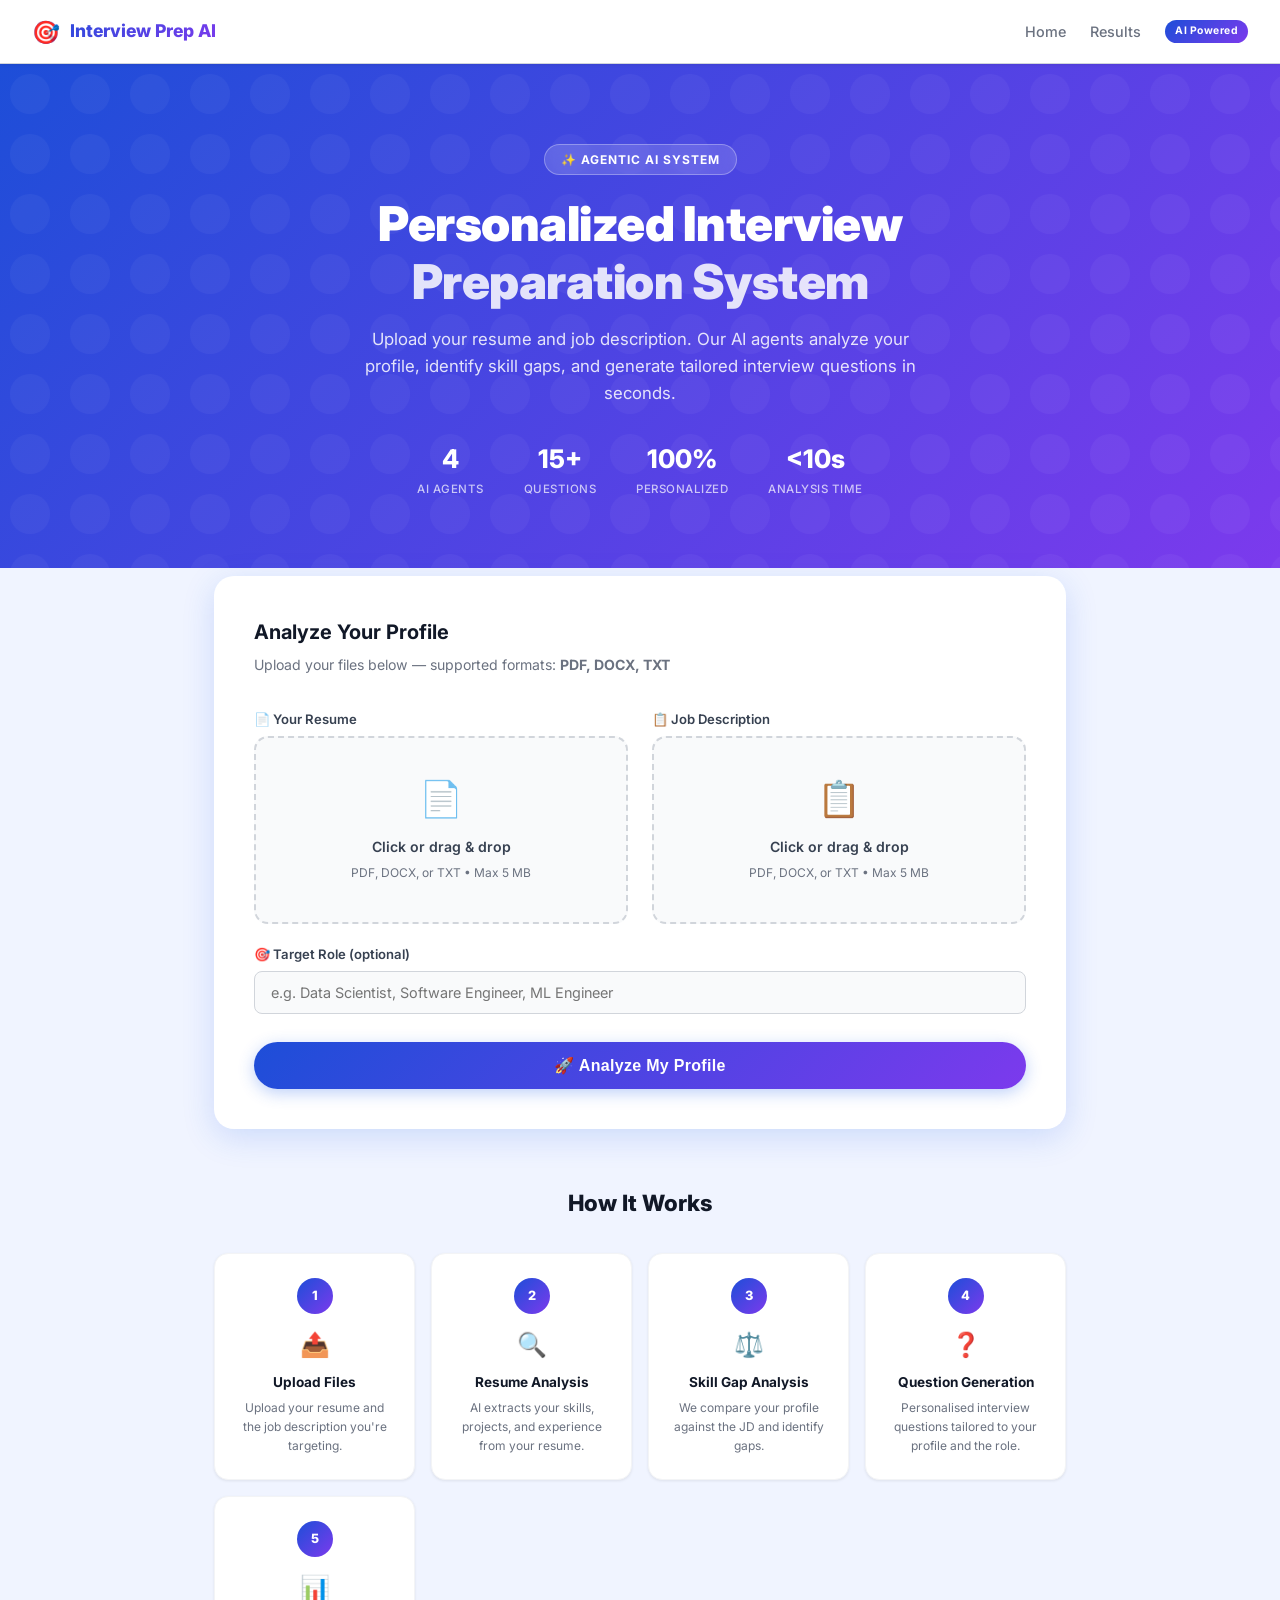
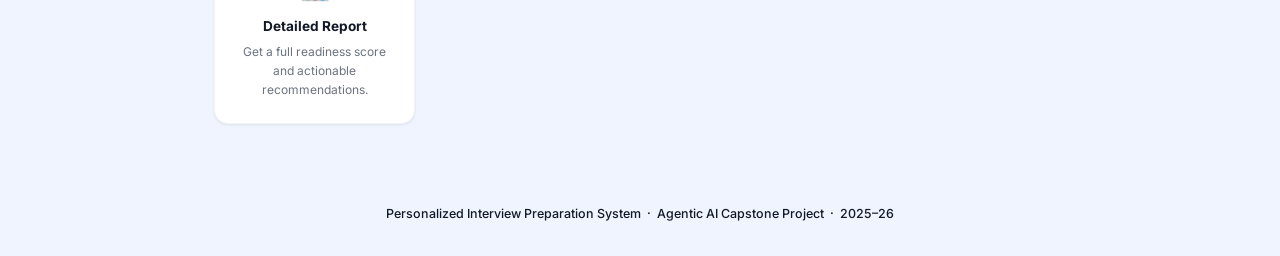
<file: prepartion interview/frontend/index.html>
<!DOCTYPE html>
<html lang="en">
<head>
  <meta charset="UTF-8" />
  <meta name="viewport" content="width=device-width, initial-scale=1.0" />
  <title>Interview Prep AI — Upload Resume & Job Description</title>
  <meta name="description" content="Upload your resume and job description to get AI-powered skill gap analysis and personalized interview questions." />
  <link rel="stylesheet" href="css/style.css" />
</head>
<body>

  <!-- ── Navbar ── -->
  <nav class="navbar">
    <div class="nav-brand">
      <span class="brand-icon">🎯</span>
      Interview Prep AI
    </div>
    <div class="nav-links">
      <a href="index.html">Home</a>
      <a href="results.html">Results</a>
      <span class="nav-badge">AI Powered</span>
    </div>
  </nav>

  <!-- ── Hero ── -->
  <section class="hero">
    <div class="hero-badge">✨ Agentic AI System</div>
    <h1>Personalized Interview<br /><span>Preparation System</span></h1>
    <p>Upload your resume and job description. Our AI agents analyze your profile, identify skill gaps, and generate tailored interview questions in seconds.</p>
    <div class="hero-stats">
      <div class="hero-stat"><div class="num">4</div><div class="lbl">AI Agents</div></div>
      <div class="hero-stat"><div class="num">15+</div><div class="lbl">Questions</div></div>
      <div class="hero-stat"><div class="num">100%</div><div class="lbl">Personalized</div></div>
      <div class="hero-stat"><div class="num">&lt;10s</div><div class="lbl">Analysis Time</div></div>
    </div>
  </section>

  <!-- ── Upload Form ── -->
  <main class="container">
    <div class="upload-card fade-up">
      <h2>Analyze Your Profile</h2>
      <p class="subtitle">Upload your files below — supported formats: <strong>PDF, DOCX, TXT</strong></p>

      <form id="upload-form" enctype="multipart/form-data">
        <div class="form-grid">

          <!-- Resume drop zone -->
          <div class="form-group">
            <label for="resume-file">📄 Your Resume</label>
            <div class="drop-zone" id="resume-drop">
              <div class="drop-icon">📄</div>
              <div class="drop-label">Click or drag &amp; drop</div>
              <div class="drop-hint">PDF, DOCX, or TXT • Max 5 MB</div>
              <div class="file-name" id="resume-fname"></div>
              <input type="file" id="resume-file" name="resume" accept=".pdf,.docx,.txt" required />
            </div>
          </div>

          <!-- JD drop zone -->
          <div class="form-group">
            <label for="jd-file">📋 Job Description</label>
            <div class="drop-zone" id="jd-drop">
              <div class="drop-icon">📋</div>
              <div class="drop-label">Click or drag &amp; drop</div>
              <div class="drop-hint">PDF, DOCX, or TXT • Max 5 MB</div>
              <div class="file-name" id="jd-fname"></div>
              <input type="file" id="jd-file" name="job_description" accept=".pdf,.docx,.txt" required />
            </div>
          </div>

        </div>

        <!-- Target role -->
        <div class="form-group" style="margin-top:20px;">
          <label for="target-role">🎯 Target Role (optional)</label>
          <input
            type="text"
            id="target-role"
            name="target_role"
            placeholder="e.g. Data Scientist, Software Engineer, ML Engineer"
          />
        </div>

        <!-- Error -->
        <div class="error-box" id="error-box">⚠️ <span id="error-msg"></span></div>

        <!-- Submit -->
        <button type="submit" class="btn-primary" id="submit-btn">
          <span id="btn-text">🚀 Analyze My Profile</span>
        </button>

      </form>
    </div>

    <!-- ── How it works ── -->
    <section class="steps-section">
      <h2>How It Works</h2>
      <div class="steps-grid">
        <div class="step-card">
          <div class="step-num">1</div>
          <div class="step-icon">📤</div>
          <div class="step-title">Upload Files</div>
          <div class="step-desc">Upload your resume and the job description you're targeting.</div>
        </div>
        <div class="step-card">
          <div class="step-num">2</div>
          <div class="step-icon">🔍</div>
          <div class="step-title">Resume Analysis</div>
          <div class="step-desc">AI extracts your skills, projects, and experience from your resume.</div>
        </div>
        <div class="step-card">
          <div class="step-num">3</div>
          <div class="step-icon">⚖️</div>
          <div class="step-title">Skill Gap Analysis</div>
          <div class="step-desc">We compare your profile against the JD and identify gaps.</div>
        </div>
        <div class="step-card">
          <div class="step-num">4</div>
          <div class="step-icon">❓</div>
          <div class="step-title">Question Generation</div>
          <div class="step-desc">Personalised interview questions tailored to your profile and the role.</div>
        </div>
        <div class="step-card">
          <div class="step-num">5</div>
          <div class="step-icon">📊</div>
          <div class="step-title">Detailed Report</div>
          <div class="step-desc">Get a full readiness score and actionable recommendations.</div>
        </div>
      </div>
    </section>
  </main>

  <footer class="footer">
    Personalized Interview Preparation System &nbsp;·&nbsp; Agentic AI Capstone Project &nbsp;·&nbsp; 2025–26
  </footer>

  <script src="js/upload.js"></script>
</body>
</html>
</file>
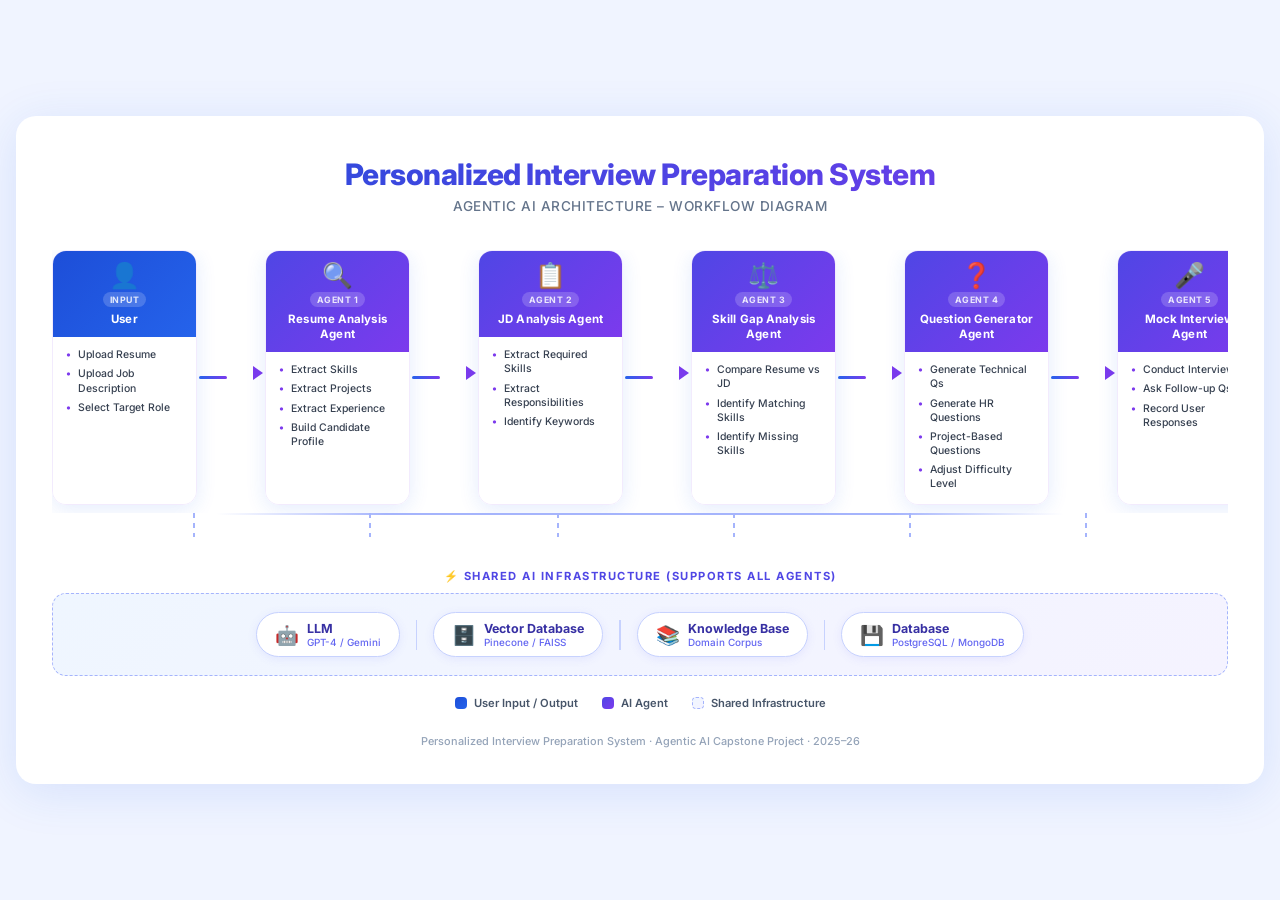
<file: workflow_diagram.html>
<!DOCTYPE html>
<html lang="en">
<head>
  <meta charset="UTF-8" />
  <meta name="viewport" content="width=device-width, initial-scale=1.0" />
  <title>Personalized Interview Preparation System – Workflow Diagram</title>
  <link href="https://fonts.googleapis.com/css2?family=Inter:wght@300;400;500;600;700;800&display=swap" rel="stylesheet" />
  <style>
    *, *::before, *::after { box-sizing: border-box; margin: 0; padding: 0; }

    body {
      font-family: 'Inter', sans-serif;
      background: #f0f4ff;
      min-height: 100vh;
      display: flex;
      align-items: center;
      justify-content: center;
      padding: 32px 16px;
    }

    .page {
      background: #ffffff;
      border-radius: 20px;
      box-shadow: 0 8px 48px rgba(37,99,235,0.13);
      padding: 40px 36px 36px;
      max-width: 1500px;
      width: 100%;
    }

    /* ── Title ── */
    .title-wrap {
      text-align: center;
      margin-bottom: 36px;
    }
    .title-wrap h1 {
      font-size: 1.85rem;
      font-weight: 800;
      background: linear-gradient(135deg, #1d4ed8 0%, #7c3aed 100%);
      -webkit-background-clip: text;
      -webkit-text-fill-color: transparent;
      background-clip: text;
      letter-spacing: -0.5px;
    }
    .title-wrap p {
      margin-top: 6px;
      color: #64748b;
      font-size: 0.85rem;
      font-weight: 500;
      letter-spacing: 0.5px;
      text-transform: uppercase;
    }

    /* ── Flow Row ── */
    .flow {
      display: flex;
      align-items: stretch;
      gap: 0;
      overflow-x: auto;
      padding-bottom: 8px;
    }

    .arrow-wrap {
      display: flex;
      align-items: center;
      flex-shrink: 0;
      padding: 0 2px;
    }

    .arrow {
      display: flex;
      flex-direction: column;
      align-items: center;
      gap: 2px;
    }
    .arrow-line {
      width: 28px;
      height: 2.5px;
      background: linear-gradient(90deg, #2563eb, #7c3aed);
      border-radius: 2px;
    }
    .arrow-head {
      width: 0;
      height: 0;
      border-top: 7px solid transparent;
      border-bottom: 7px solid transparent;
      border-left: 10px solid #7c3aed;
      margin-top: -9px;
      margin-left: 26px;
    }

    /* ── Card ── */
    .card {
      border-radius: 14px;
      box-shadow: 0 4px 20px rgba(37,99,235,0.12);
      flex: 1 1 0;
      min-width: 145px;
      max-width: 180px;
      display: flex;
      flex-direction: column;
      overflow: hidden;
      border: 1.5px solid rgba(124,58,237,0.10);
      transition: transform 0.2s, box-shadow 0.2s;
    }
    .card:hover {
      transform: translateY(-4px);
      box-shadow: 0 10px 30px rgba(124,58,237,0.2);
    }

    .card-header {
      padding: 12px 14px 10px;
      display: flex;
      flex-direction: column;
      align-items: center;
      gap: 5px;
    }

    /* User card – blue */
    .card.user .card-header  { background: linear-gradient(135deg, #1d4ed8 0%, #2563eb 100%); }
    /* Agent cards – purple-blue */
    .card.agent .card-header { background: linear-gradient(135deg, #4f46e5 0%, #7c3aed 100%); }
    /* Output card – teal-blue */
    .card.output .card-header{ background: linear-gradient(135deg, #0369a1 0%, #2563eb 100%); }

    .card-icon {
      font-size: 1.55rem;
      line-height: 1;
    }
    .card-title {
      font-size: 0.72rem;
      font-weight: 700;
      color: #ffffff;
      text-align: center;
      line-height: 1.3;
      letter-spacing: 0.1px;
    }

    .card-body {
      background: #ffffff;
      padding: 11px 13px 13px;
      flex: 1;
    }
    .card-body ul {
      list-style: none;
      display: flex;
      flex-direction: column;
      gap: 5px;
    }
    .card-body ul li {
      font-size: 0.655rem;
      color: #374151;
      font-weight: 500;
      padding-left: 12px;
      position: relative;
      line-height: 1.35;
    }
    .card-body ul li::before {
      content: '•';
      position: absolute;
      left: 0;
      color: #7c3aed;
      font-weight: 700;
    }

    /* ── Infra Layer ── */
    .infra-section {
      margin-top: 32px;
      position: relative;
    }
    .infra-label {
      text-align: center;
      font-size: 0.7rem;
      font-weight: 700;
      color: #4f46e5;
      text-transform: uppercase;
      letter-spacing: 1.5px;
      margin-bottom: 10px;
    }

    .infra-bar {
      background: linear-gradient(135deg, #eff6ff 0%, #f5f3ff 100%);
      border: 1.5px dashed #a5b4fc;
      border-radius: 14px;
      padding: 18px 24px;
      display: flex;
      align-items: center;
      justify-content: center;
      gap: 16px;
      flex-wrap: wrap;
    }

    .infra-pill {
      display: flex;
      align-items: center;
      gap: 8px;
      background: #ffffff;
      border: 1.5px solid #c7d2fe;
      border-radius: 40px;
      padding: 8px 18px;
      box-shadow: 0 2px 10px rgba(99,102,241,0.10);
      transition: transform 0.2s, box-shadow 0.2s;
    }
    .infra-pill:hover {
      transform: translateY(-2px);
      box-shadow: 0 6px 18px rgba(124,58,237,0.15);
    }
    .infra-pill-icon { font-size: 1.2rem; }
    .infra-pill-text {
      font-size: 0.78rem;
      font-weight: 700;
      color: #3730a3;
    }
    .infra-pill-sub {
      font-size: 0.62rem;
      font-weight: 500;
      color: #6366f1;
    }

    .infra-divider {
      width: 1.5px;
      height: 30px;
      background: #c7d2fe;
    }

    /* connector lines from infra to flow */
    .connector-row {
      display: flex;
      justify-content: center;
      gap: 0;
      margin-bottom: 0;
      position: relative;
      height: 24px;
    }
    .connector-row::before {
      content: '';
      position: absolute;
      left: 50%;
      transform: translateX(-50%);
      width: 72%;
      top: 0;
      height: 2px;
      background: linear-gradient(90deg, transparent 0%, #a5b4fc 20%, #a5b4fc 80%, transparent 100%);
    }
    /* vertical ticks */
    .vtick {
      width: 1.5px;
      height: 24px;
      background: repeating-linear-gradient(
        to bottom,
        #a5b4fc 0,
        #a5b4fc 5px,
        transparent 5px,
        transparent 10px
      );
    }

    /* ── Step badges ── */
    .step-badge {
      display: inline-block;
      font-size: 0.55rem;
      font-weight: 700;
      color: rgba(255,255,255,0.85);
      background: rgba(255,255,255,0.18);
      border-radius: 20px;
      padding: 2px 7px;
      letter-spacing: 0.5px;
      text-transform: uppercase;
    }

    /* ── Footer ── */
    .footer {
      margin-top: 24px;
      text-align: center;
      font-size: 0.68rem;
      color: #94a3b8;
      font-weight: 500;
    }

    /* Legend */
    .legend {
      display: flex;
      justify-content: center;
      gap: 24px;
      margin-top: 20px;
      flex-wrap: wrap;
    }
    .legend-item {
      display: flex;
      align-items: center;
      gap: 7px;
      font-size: 0.7rem;
      color: #475569;
      font-weight: 600;
    }
    .legend-dot {
      width: 12px;
      height: 12px;
      border-radius: 4px;
    }
  </style>
</head>
<body>
<div class="page">

  <!-- Title -->
  <div class="title-wrap">
    <h1>Personalized Interview Preparation System</h1>
    <p>Agentic AI Architecture – Workflow Diagram</p>
  </div>

  <!-- Main Flow -->
  <div class="flow">

    <!-- 1. User -->
    <div class="card user">
      <div class="card-header">
        <div class="card-icon">👤</div>
        <span class="step-badge">Input</span>
        <div class="card-title">User</div>
      </div>
      <div class="card-body">
        <ul>
          <li>Upload Resume</li>
          <li>Upload Job Description</li>
          <li>Select Target Role</li>
        </ul>
      </div>
    </div>

    <div class="arrow-wrap">
      <div class="arrow">
        <div style="display:flex;align-items:center;">
          <div class="arrow-line"></div>
          <div class="arrow-head"></div>
        </div>
      </div>
    </div>

    <!-- 2. Resume Analysis -->
    <div class="card agent">
      <div class="card-header">
        <div class="card-icon">🔍</div>
        <span class="step-badge">Agent 1</span>
        <div class="card-title">Resume Analysis Agent</div>
      </div>
      <div class="card-body">
        <ul>
          <li>Extract Skills</li>
          <li>Extract Projects</li>
          <li>Extract Experience</li>
          <li>Build Candidate Profile</li>
        </ul>
      </div>
    </div>

    <div class="arrow-wrap">
      <div class="arrow">
        <div style="display:flex;align-items:center;">
          <div class="arrow-line"></div>
          <div class="arrow-head"></div>
        </div>
      </div>
    </div>

    <!-- 3. JD Analysis -->
    <div class="card agent">
      <div class="card-header">
        <div class="card-icon">📋</div>
        <span class="step-badge">Agent 2</span>
        <div class="card-title">JD Analysis Agent</div>
      </div>
      <div class="card-body">
        <ul>
          <li>Extract Required Skills</li>
          <li>Extract Responsibilities</li>
          <li>Identify Keywords</li>
        </ul>
      </div>
    </div>

    <div class="arrow-wrap">
      <div class="arrow">
        <div style="display:flex;align-items:center;">
          <div class="arrow-line"></div>
          <div class="arrow-head"></div>
        </div>
      </div>
    </div>

    <!-- 4. Skill Gap -->
    <div class="card agent">
      <div class="card-header">
        <div class="card-icon">⚖️</div>
        <span class="step-badge">Agent 3</span>
        <div class="card-title">Skill Gap Analysis Agent</div>
      </div>
      <div class="card-body">
        <ul>
          <li>Compare Resume vs JD</li>
          <li>Identify Matching Skills</li>
          <li>Identify Missing Skills</li>
        </ul>
      </div>
    </div>

    <div class="arrow-wrap">
      <div class="arrow">
        <div style="display:flex;align-items:center;">
          <div class="arrow-line"></div>
          <div class="arrow-head"></div>
        </div>
      </div>
    </div>

    <!-- 5. Question Generator -->
    <div class="card agent">
      <div class="card-header">
        <div class="card-icon">❓</div>
        <span class="step-badge">Agent 4</span>
        <div class="card-title">Question Generator Agent</div>
      </div>
      <div class="card-body">
        <ul>
          <li>Generate Technical Qs</li>
          <li>Generate HR Questions</li>
          <li>Project-Based Questions</li>
          <li>Adjust Difficulty Level</li>
        </ul>
      </div>
    </div>

    <div class="arrow-wrap">
      <div class="arrow">
        <div style="display:flex;align-items:center;">
          <div class="arrow-line"></div>
          <div class="arrow-head"></div>
        </div>
      </div>
    </div>

    <!-- 6. Mock Interview -->
    <div class="card agent">
      <div class="card-header">
        <div class="card-icon">🎤</div>
        <span class="step-badge">Agent 5</span>
        <div class="card-title">Mock Interview Agent</div>
      </div>
      <div class="card-body">
        <ul>
          <li>Conduct Interview</li>
          <li>Ask Follow-up Qs</li>
          <li>Record User Responses</li>
        </ul>
      </div>
    </div>

    <div class="arrow-wrap">
      <div class="arrow">
        <div style="display:flex;align-items:center;">
          <div class="arrow-line"></div>
          <div class="arrow-head"></div>
        </div>
      </div>
    </div>

    <!-- 7. Evaluation -->
    <div class="card agent">
      <div class="card-header">
        <div class="card-icon">📊</div>
        <span class="step-badge">Agent 6</span>
        <div class="card-title">Evaluation &amp; Feedback Agent</div>
      </div>
      <div class="card-body">
        <ul>
          <li>Evaluate Answers</li>
          <li>Score Performance</li>
          <li>Highlight Strengths</li>
          <li>Suggest Improvements</li>
        </ul>
      </div>
    </div>

    <div class="arrow-wrap">
      <div class="arrow">
        <div style="display:flex;align-items:center;">
          <div class="arrow-line"></div>
          <div class="arrow-head"></div>
        </div>
      </div>
    </div>

    <!-- 8. Final Report -->
    <div class="card output">
      <div class="card-header">
        <div class="card-icon">📄</div>
        <span class="step-badge">Output</span>
        <div class="card-title">Final Report</div>
      </div>
      <div class="card-body">
        <ul>
          <li>Interview Score</li>
          <li>Skill Gap Report</li>
          <li>Learning Recommendations</li>
          <li>Readiness Summary</li>
        </ul>
      </div>
    </div>

  </div><!-- /flow -->

  <!-- Connector ticks -->
  <div class="connector-row">
    <div class="vtick" style="margin-left:12%;"></div>
    <div style="flex:1"></div>
    <div class="vtick" style="margin-right:1%;"></div>
    <div style="flex:1"></div>
    <div class="vtick"></div>
    <div style="flex:1"></div>
    <div class="vtick"></div>
    <div style="flex:1"></div>
    <div class="vtick"></div>
    <div style="flex:1"></div>
    <div class="vtick" style="margin-right:12%;"></div>
  </div>

  <!-- Infra Layer -->
  <div class="infra-section">
    <div class="infra-label">⚡ Shared AI Infrastructure (Supports All Agents)</div>
    <div class="infra-bar">
      <div class="infra-pill">
        <span class="infra-pill-icon">🤖</span>
        <div>
          <div class="infra-pill-text">LLM</div>
          <div class="infra-pill-sub">GPT-4 / Gemini</div>
        </div>
      </div>
      <div class="infra-divider"></div>
      <div class="infra-pill">
        <span class="infra-pill-icon">🗄️</span>
        <div>
          <div class="infra-pill-text">Vector Database</div>
          <div class="infra-pill-sub">Pinecone / FAISS</div>
        </div>
      </div>
      <div class="infra-divider"></div>
      <div class="infra-pill">
        <span class="infra-pill-icon">📚</span>
        <div>
          <div class="infra-pill-text">Knowledge Base</div>
          <div class="infra-pill-sub">Domain Corpus</div>
        </div>
      </div>
      <div class="infra-divider"></div>
      <div class="infra-pill">
        <span class="infra-pill-icon">💾</span>
        <div>
          <div class="infra-pill-text">Database</div>
          <div class="infra-pill-sub">PostgreSQL / MongoDB</div>
        </div>
      </div>
    </div>
  </div>

  <!-- Legend -->
  <div class="legend">
    <div class="legend-item">
      <div class="legend-dot" style="background:linear-gradient(135deg,#1d4ed8,#2563eb)"></div>
      User Input / Output
    </div>
    <div class="legend-item">
      <div class="legend-dot" style="background:linear-gradient(135deg,#4f46e5,#7c3aed)"></div>
      AI Agent
    </div>
    <div class="legend-item">
      <div class="legend-dot" style="background:linear-gradient(135deg,#eff6ff,#f5f3ff);border:1.5px dashed #a5b4fc;"></div>
      Shared Infrastructure
    </div>
  </div>

  <div class="footer">Personalized Interview Preparation System · Agentic AI Capstone Project · 2025–26</div>

</div>
</body>
</html>
</file>
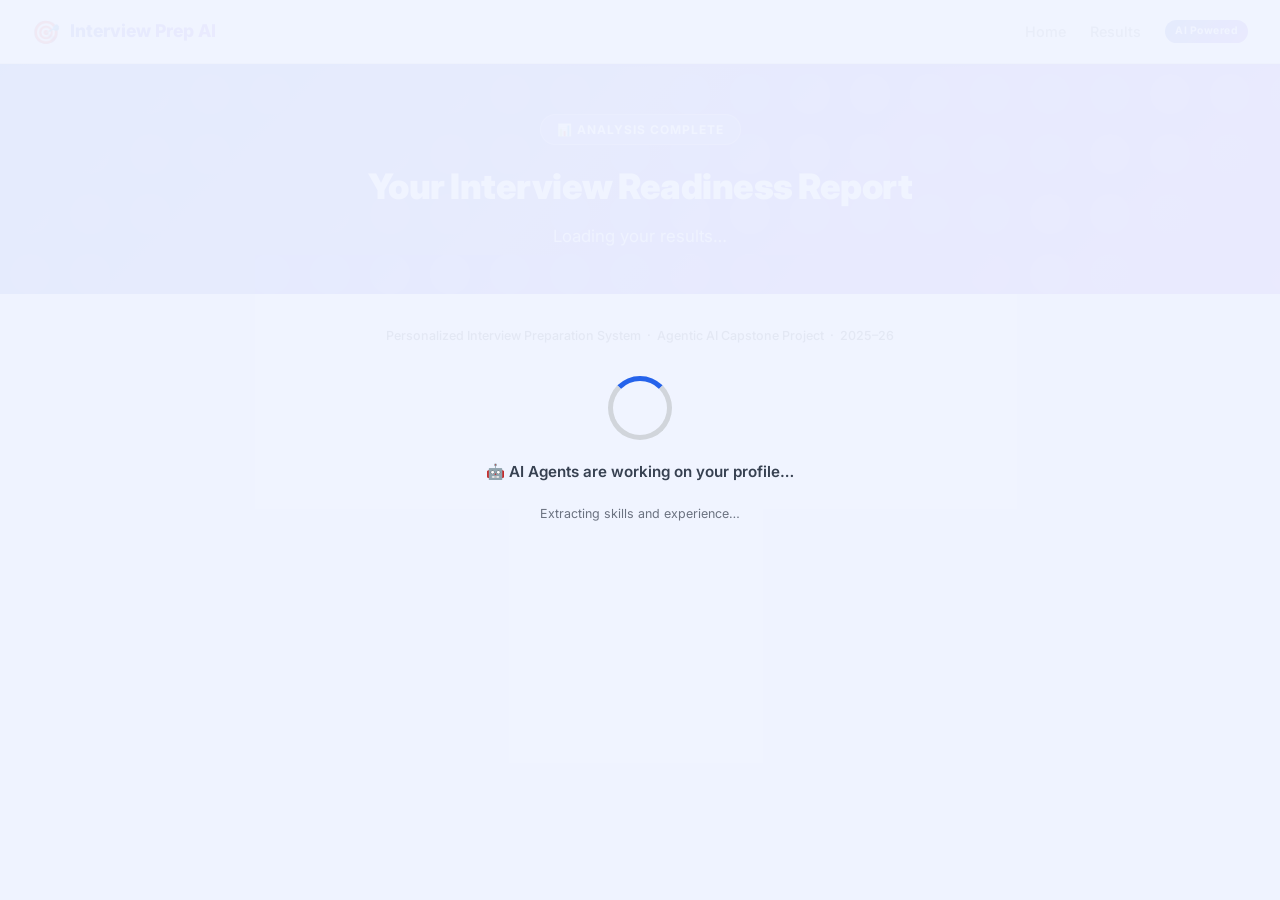
<file: prepartion interview/frontend/results.html>
<!DOCTYPE html>
<html lang="en">
<head>
  <meta charset="UTF-8" />
  <meta name="viewport" content="width=device-width, initial-scale=1.0" />
  <title>Interview Prep AI — Results &amp; Analysis</title>
  <meta name="description" content="View your personalized skill gap analysis and AI-generated interview questions." />
  <link rel="stylesheet" href="css/style.css" />
</head>
<body>

  <!-- ── Loading overlay (shown while processing) ── -->
  <div id="loading-overlay">
    <div class="loading-ring"></div>
    <div class="loading-text">🤖 AI Agents are working on your profile…</div>
    <div class="loading-steps" id="loading-step-text">Parsing your resume…</div>
  </div>

  <!-- ── Navbar ── -->
  <nav class="navbar">
    <div class="nav-brand">
      <span class="brand-icon">🎯</span>
      Interview Prep AI
    </div>
    <div class="nav-links">
      <a href="index.html">Home</a>
      <a href="results.html">Results</a>
      <span class="nav-badge">AI Powered</span>
    </div>
  </nav>

  <!-- ── Results hero ── -->
  <section class="hero" style="padding:50px 32px 44px;">
    <div class="hero-badge" id="readiness-badge">📊 Analysis Complete</div>
    <h1 style="font-size:clamp(1.4rem,3vw,2.2rem);">Your Interview Readiness Report</h1>
    <p id="hero-role" style="margin-bottom:0;">Loading your results…</p>
  </section>

  <!-- ── Main content ── -->
  <main class="container-wide" id="results-content" style="display:none;">

    <!-- Back button -->
    <button class="btn-back" onclick="window.location.href='index.html'">← Back to Upload</button>

    <!-- Summary bar -->
    <div class="summary-bar fade-up">
      <div class="summary-stat">
        <div class="s-num" id="sum-match">—</div>
        <div class="s-lbl">Match Score</div>
      </div>
      <div class="summary-stat">
        <div class="s-num" id="sum-matching">—</div>
        <div class="s-lbl">Matching Skills</div>
      </div>
      <div class="summary-stat">
        <div class="s-num" id="sum-missing">—</div>
        <div class="s-lbl">Missing Skills</div>
      </div>
      <div class="summary-stat">
        <div class="s-num" id="sum-questions">—</div>
        <div class="s-lbl">Questions Generated</div>
      </div>
      <div style="margin-left:auto;">
        <button class="btn-outline" id="download-btn">⬇️ Download Report</button>
      </div>
    </div>

    <!-- 2-column grid -->
    <div style="display:grid;grid-template-columns:1fr 1.6fr;gap:24px;align-items:start;">

      <!-- Left column -->
      <div>

        <!-- Candidate Profile -->
        <div class="profile-card fade-up">
          <div class="profile-header">
            <div class="profile-avatar">👤</div>
            <div class="profile-info">
              <h2 id="p-name">—</h2>
              <p id="p-email">—</p>
              <div class="profile-meta" id="p-meta"></div>
            </div>
          </div>
          <div class="profile-body">
            <div class="chip-group" id="p-skills"></div>
          </div>
        </div>

        <!-- JD Details -->
        <div class="section-card fade-up">
          <h3>📋 Job Description Analysis</h3>
          <p class="section-sub" id="jd-role-sub"></p>
          <h4 style="font-size:.8rem;font-weight:700;color:var(--gray-600);margin-bottom:8px;">Key Responsibilities</h4>
          <ul class="resp-list" id="jd-responsibilities"></ul>
          <div class="divider"></div>
          <h4 style="font-size:.8rem;font-weight:700;color:var(--gray-600);margin-bottom:8px;">Keywords</h4>
          <div class="chip-group" id="jd-keywords"></div>
        </div>

      </div><!-- /left -->

      <!-- Right column -->
      <div>

        <!-- Skill Gap -->
        <div class="section-card fade-up">
          <h3>⚖️ Skill Gap Analysis</h3>
          <p class="section-sub">How your resume aligns with the job requirements</p>

          <div class="match-gauge-wrap">
            <div class="gauge-circle" id="gauge-circle">—%</div>
            <div class="gauge-info">
              <h4 id="readiness-level">—</h4>
              <p id="recommendation-text">—</p>
              <div class="gauge-bar-wrap">
                <div class="gauge-bar-track">
                  <div class="gauge-bar-fill" id="gauge-bar" style="width:0%"></div>
                </div>
              </div>
            </div>
          </div>

          <div class="skills-two-col">
            <div class="skill-col">
              <h4>✅ Matching Skills</h4>
              <div class="chip-group" id="matching-skills"></div>
              <p id="no-matching" style="font-size:.78rem;color:var(--gray-400);display:none;">No matching skills found.</p>
            </div>
            <div class="skill-col">
              <h4>❌ Missing Skills</h4>
              <div class="chip-group" id="missing-skills"></div>
              <p id="no-missing" style="font-size:.78rem;color:var(--green-600);display:none;">Great! No critical skill gaps.</p>
            </div>
          </div>

          <div id="exp-gap-note" style="margin-top:16px;font-size:.82rem;color:var(--gray-500);display:none;"></div>
        </div>

        <!-- Interview Questions -->
        <div class="section-card fade-up">
          <h3>❓ Interview Questions</h3>
          <p class="section-sub">Personalised questions based on your profile and the role</p>

          <div id="difficulty-badge-wrap"></div>

          <!-- Tabs -->
          <div class="tabs">
            <button class="tab-btn active" data-tab="technical" id="tab-technical">💻 Technical</button>
            <button class="tab-btn" data-tab="hr"        id="tab-hr">🤝 HR</button>
            <button class="tab-btn" data-tab="project"   id="tab-project">📁 Project</button>
            <button class="tab-btn" data-tab="gap"       id="tab-gap">🔧 Skill Gap</button>
          </div>

          <div class="tab-panel active" id="panel-technical">
            <div class="q-category">
              <div class="q-category-header q-cat-tech">
                💻 Technical Questions
                <span class="q-count" id="tech-count">0</span>
              </div>
              <ul class="q-list" id="q-technical"></ul>
            </div>
          </div>

          <div class="tab-panel" id="panel-hr">
            <div class="q-category">
              <div class="q-category-header q-cat-hr">
                🤝 HR &amp; Behavioural Questions
                <span class="q-count" id="hr-count">0</span>
              </div>
              <ul class="q-list" id="q-hr"></ul>
            </div>
          </div>

          <div class="tab-panel" id="panel-project">
            <div class="q-category">
              <div class="q-category-header q-cat-proj">
                📁 Project-Based Questions
                <span class="q-count" id="proj-count">0</span>
              </div>
              <ul class="q-list" id="q-project"></ul>
            </div>
          </div>

          <div class="tab-panel" id="panel-gap">
            <div class="q-category">
              <div class="q-category-header q-cat-gap">
                🔧 Skill-Gap Bridging Questions
                <span class="q-count" id="gap-count">0</span>
              </div>
              <ul class="q-list" id="q-gap"></ul>
              <p id="no-gap-qs" style="font-size:.82rem;color:var(--green-600);display:none;padding:12px;">
                🎉 No skill-gap questions — you're well-aligned with the role!
              </p>
            </div>
          </div>

        </div><!-- /questions card -->

      </div><!-- /right -->

    </div><!-- /grid -->

  </main>

  <!-- Error state (shown if results are missing) -->
  <div id="error-state" style="display:none;" class="container">
    <div style="text-align:center;padding:60px 0;">
      <div style="font-size:3rem;margin-bottom:16px;">⚠️</div>
      <h2 style="font-size:1.3rem;font-weight:700;margin-bottom:8px;">No Results Found</h2>
      <p style="color:var(--gray-500);margin-bottom:24px;">Please go back and upload your resume and job description first.</p>
      <a href="index.html" class="btn-primary" style="display:inline-flex;width:auto;padding:12px 32px;">← Go Back to Upload</a>
    </div>
  </div>

  <footer class="footer">
    Personalized Interview Preparation System &nbsp;·&nbsp; Agentic AI Capstone Project &nbsp;·&nbsp; 2025–26
  </footer>

  <script src="js/results.js"></script>
</body>
</html>
</file>
<file: prepartion interview/frontend/css/style.css>
/* =========================================================
   Personalized Interview Prep System — Global Stylesheet
   ========================================================= */

/* ── Google Font ── */
@import url('https://fonts.googleapis.com/css2?family=Inter:wght@300;400;500;600;700;800;900&display=swap');

/* ── CSS Variables ── */
:root {
  --blue-900: #1e3a8a;
  --blue-700: #1d4ed8;
  --blue-600: #2563eb;
  --blue-400: #60a5fa;
  --blue-100: #dbeafe;
  --purple-700: #6d28d9;
  --purple-600: #7c3aed;
  --purple-400: #a78bfa;
  --purple-100: #ede9fe;
  --indigo-600: #4f46e5;

  --green-600: #16a34a;
  --green-100: #dcfce7;
  --red-600: #dc2626;
  --red-100: #fee2e2;
  --orange-500: #f97316;
  --yellow-100: #fef9c3;

  --gray-900: #111827;
  --gray-700: #374151;
  --gray-500: #6b7280;
  --gray-300: #d1d5db;
  --gray-100: #f3f4f6;
  --gray-50:  #f9fafb;
  --white: #ffffff;

  --grad-main: linear-gradient(135deg, #1d4ed8 0%, #7c3aed 100%);
  --grad-card: linear-gradient(135deg, #eff6ff 0%, #f5f3ff 100%);
  --shadow-sm: 0 1px 3px rgba(0,0,0,.08);
  --shadow-md: 0 4px 16px rgba(37,99,235,.12);
  --shadow-lg: 0 8px 32px rgba(37,99,235,.18);
  --radius-sm: 8px;
  --radius-md: 14px;
  --radius-lg: 20px;
  --transition: all .25s cubic-bezier(.4,0,.2,1);
}

/* ── Reset ── */
*, *::before, *::after { box-sizing: border-box; margin: 0; padding: 0; }
html { scroll-behavior: smooth; }
body {
  font-family: 'Inter', -apple-system, sans-serif;
  background: #f0f4ff;
  color: var(--gray-900);
  min-height: 100vh;
  line-height: 1.6;
}

a { color: var(--blue-600); text-decoration: none; }
a:hover { text-decoration: underline; }

/* ── Scrollbar ── */
::-webkit-scrollbar { width: 6px; }
::-webkit-scrollbar-track { background: var(--gray-100); }
::-webkit-scrollbar-thumb { background: var(--purple-400); border-radius: 99px; }

/* =========================================================
   NAVBAR
   ========================================================= */
.navbar {
  background: var(--white);
  border-bottom: 1px solid var(--gray-300);
  padding: 0 32px;
  height: 64px;
  display: flex;
  align-items: center;
  justify-content: space-between;
  position: sticky;
  top: 0;
  z-index: 100;
  box-shadow: var(--shadow-sm);
}
.nav-brand {
  display: flex;
  align-items: center;
  gap: 10px;
  font-weight: 800;
  font-size: 1.1rem;
  background: var(--grad-main);
  -webkit-background-clip: text;
  -webkit-text-fill-color: transparent;
  background-clip: text;
}
.nav-brand .brand-icon { font-size: 1.4rem; -webkit-text-fill-color: initial; }
.nav-links { display: flex; gap: 24px; font-size: .9rem; font-weight: 500; color: var(--gray-500); }
.nav-links a { color: var(--gray-500); transition: var(--transition); }
.nav-links a:hover { color: var(--blue-600); text-decoration: none; }
.nav-badge {
  background: var(--grad-main);
  color: var(--white);
  font-size: .65rem;
  font-weight: 700;
  padding: 3px 10px;
  border-radius: 99px;
  letter-spacing: .5px;
}

/* =========================================================
   HERO
   ========================================================= */
.hero {
  background: var(--grad-main);
  padding: 80px 32px 70px;
  text-align: center;
  position: relative;
  overflow: hidden;
}
.hero::before {
  content: '';
  position: absolute; inset: 0;
  background: url("data:image/svg+xml,%3Csvg width='60' height='60' viewBox='0 0 60 60' xmlns='http://www.w3.org/2000/svg'%3E%3Cg fill='none' fill-rule='evenodd'%3E%3Cg fill='%23ffffff' fill-opacity='0.04'%3E%3Ccircle cx='30' cy='30' r='20'/%3E%3C/g%3E%3C/g%3E%3C/svg%3E");
  pointer-events: none;
}
.hero-badge {
  display: inline-block;
  background: rgba(255,255,255,.15);
  border: 1px solid rgba(255,255,255,.3);
  color: var(--white);
  font-size: .75rem;
  font-weight: 700;
  padding: 5px 16px;
  border-radius: 99px;
  letter-spacing: 1px;
  text-transform: uppercase;
  margin-bottom: 20px;
  backdrop-filter: blur(8px);
}
.hero h1 {
  font-size: clamp(1.8rem, 4vw, 3rem);
  font-weight: 900;
  color: var(--white);
  line-height: 1.2;
  margin-bottom: 16px;
  letter-spacing: -.5px;
}
.hero h1 span { opacity: .85; }
.hero p {
  font-size: 1.05rem;
  color: rgba(255,255,255,.85);
  max-width: 560px;
  margin: 0 auto 32px;
  font-weight: 400;
}
.hero-stats {
  display: flex;
  justify-content: center;
  gap: 40px;
  margin-top: 16px;
  flex-wrap: wrap;
}
.hero-stat { text-align: center; }
.hero-stat .num { font-size: 1.6rem; font-weight: 800; color: var(--white); }
.hero-stat .lbl { font-size: .72rem; color: rgba(255,255,255,.7); font-weight: 500; text-transform: uppercase; letter-spacing: .5px; }

/* =========================================================
   MAIN CONTAINER
   ========================================================= */
.container {
  max-width: 900px;
  margin: 0 auto;
  padding: 48px 24px;
}
.container-wide {
  max-width: 1200px;
  margin: 0 auto;
  padding: 48px 24px;
}

/* =========================================================
   UPLOAD FORM CARD
   ========================================================= */
.upload-card {
  background: var(--white);
  border-radius: var(--radius-lg);
  box-shadow: var(--shadow-lg);
  padding: 40px;
  margin-top: -40px;
  position: relative;
  z-index: 2;
}
.upload-card h2 {
  font-size: 1.25rem;
  font-weight: 700;
  color: var(--gray-900);
  margin-bottom: 6px;
}
.upload-card .subtitle {
  font-size: .88rem;
  color: var(--gray-500);
  margin-bottom: 32px;
}
.form-grid {
  display: grid;
  grid-template-columns: 1fr 1fr;
  gap: 24px;
}
@media (max-width: 640px) { .form-grid { grid-template-columns: 1fr; } }

/* ── Drop zone ── */
.drop-zone {
  border: 2px dashed var(--gray-300);
  border-radius: var(--radius-md);
  padding: 32px 20px;
  text-align: center;
  cursor: pointer;
  transition: var(--transition);
  background: var(--gray-50);
  position: relative;
}
.drop-zone:hover, .drop-zone.drag-over {
  border-color: var(--blue-600);
  background: var(--blue-100);
}
.drop-zone input[type=file] {
  position: absolute; inset: 0; opacity: 0; cursor: pointer; width: 100%; height: 100%;
}
.drop-icon { font-size: 2.2rem; margin-bottom: 10px; }
.drop-label { font-size: .88rem; font-weight: 600; color: var(--gray-700); }
.drop-hint { font-size: .75rem; color: var(--gray-500); margin-top: 4px; }
.drop-zone.has-file { border-color: var(--green-600); background: var(--green-100); }
.drop-zone.has-file .drop-icon::after { content: ' ✅'; }
.file-name {
  font-size: .78rem;
  color: var(--green-600);
  font-weight: 600;
  margin-top: 8px;
  word-break: break-all;
}

/* ── Text input ── */
.form-group { display: flex; flex-direction: column; gap: 6px; }
.form-group label { font-size: .82rem; font-weight: 600; color: var(--gray-700); }
.form-group input[type=text] {
  padding: 12px 16px;
  border: 1.5px solid var(--gray-300);
  border-radius: var(--radius-sm);
  font-size: .9rem;
  font-family: inherit;
  color: var(--gray-900);
  transition: var(--transition);
  background: var(--gray-50);
}
.form-group input[type=text]:focus {
  outline: none;
  border-color: var(--blue-600);
  background: var(--white);
  box-shadow: 0 0 0 3px rgba(37,99,235,.1);
}

/* ── Submit button ── */
.btn-primary {
  display: inline-flex;
  align-items: center;
  justify-content: center;
  gap: 10px;
  background: var(--grad-main);
  color: var(--white);
  border: none;
  padding: 14px 40px;
  border-radius: 99px;
  font-size: 1rem;
  font-weight: 700;
  cursor: pointer;
  transition: var(--transition);
  margin-top: 28px;
  width: 100%;
  letter-spacing: .3px;
  box-shadow: 0 4px 16px rgba(37,99,235,.3);
}
.btn-primary:hover { transform: translateY(-2px); box-shadow: 0 8px 24px rgba(37,99,235,.4); }
.btn-primary:active { transform: translateY(0); }
.btn-primary:disabled { opacity: .6; cursor: not-allowed; transform: none; }

/* ── Spinner ── */
.spinner {
  display: inline-block;
  width: 18px; height: 18px;
  border: 3px solid rgba(255,255,255,.4);
  border-top-color: var(--white);
  border-radius: 50%;
  animation: spin .7s linear infinite;
}
@keyframes spin { to { transform: rotate(360deg); } }

/* ── Error box ── */
.error-box {
  background: var(--red-100);
  border: 1px solid var(--red-600);
  color: var(--red-600);
  border-radius: var(--radius-sm);
  padding: 12px 16px;
  font-size: .85rem;
  font-weight: 500;
  margin-top: 16px;
  display: none;
}

/* ── How it works ── */
.steps-section { margin-top: 56px; }
.steps-section h2 { font-size: 1.4rem; font-weight: 800; color: var(--gray-900); text-align: center; margin-bottom: 32px; }
.steps-grid {
  display: grid;
  grid-template-columns: repeat(auto-fit, minmax(180px, 1fr));
  gap: 16px;
}
.step-card {
  background: var(--white);
  border-radius: var(--radius-md);
  padding: 24px 20px;
  text-align: center;
  box-shadow: var(--shadow-sm);
  border: 1px solid var(--gray-100);
  transition: var(--transition);
}
.step-card:hover { transform: translateY(-4px); box-shadow: var(--shadow-md); }
.step-num {
  width: 36px; height: 36px;
  background: var(--grad-main);
  color: var(--white);
  border-radius: 50%;
  font-size: .8rem;
  font-weight: 800;
  display: flex; align-items: center; justify-content: center;
  margin: 0 auto 12px;
}
.step-icon { font-size: 1.5rem; margin-bottom: 8px; }
.step-title { font-size: .85rem; font-weight: 700; color: var(--gray-900); margin-bottom: 4px; }
.step-desc  { font-size: .75rem; color: var(--gray-500); }

/* =========================================================
   RESULTS PAGE
   ========================================================= */

/* ── Back button ── */
.btn-back {
  display: inline-flex;
  align-items: center;
  gap: 6px;
  color: var(--blue-600);
  font-size: .88rem;
  font-weight: 600;
  margin-bottom: 24px;
  cursor: pointer;
  background: none;
  border: none;
  padding: 0;
  transition: var(--transition);
}
.btn-back:hover { gap: 10px; }

/* ── Profile Card ── */
.profile-card {
  background: var(--white);
  border-radius: var(--radius-lg);
  box-shadow: var(--shadow-md);
  overflow: hidden;
  margin-bottom: 28px;
}
.profile-header {
  background: var(--grad-main);
  padding: 28px 32px;
  display: flex;
  align-items: center;
  gap: 20px;
}
.profile-avatar {
  width: 64px; height: 64px;
  background: rgba(255,255,255,.2);
  border-radius: 50%;
  display: flex; align-items: center; justify-content: center;
  font-size: 1.8rem;
  flex-shrink: 0;
}
.profile-info h2 { font-size: 1.3rem; font-weight: 800; color: var(--white); }
.profile-info p  { font-size: .85rem; color: rgba(255,255,255,.8); margin-top: 2px; }
.profile-meta {
  display: flex;
  flex-wrap: wrap;
  gap: 8px;
  margin-top: 10px;
}
.profile-chip {
  background: rgba(255,255,255,.15);
  color: var(--white);
  font-size: .72rem;
  font-weight: 600;
  padding: 4px 12px;
  border-radius: 99px;
  border: 1px solid rgba(255,255,255,.25);
}
.profile-body { padding: 24px 32px; }

/* ── Section cards ── */
.section-card {
  background: var(--white);
  border-radius: var(--radius-lg);
  box-shadow: var(--shadow-md);
  padding: 28px 32px;
  margin-bottom: 24px;
}
.section-card h3 {
  font-size: 1.05rem;
  font-weight: 800;
  color: var(--gray-900);
  margin-bottom: 4px;
  display: flex;
  align-items: center;
  gap: 8px;
}
.section-card .section-sub {
  font-size: .82rem;
  color: var(--gray-500);
  margin-bottom: 20px;
}

/* ── Match gauge ── */
.match-gauge-wrap {
  display: flex;
  align-items: center;
  gap: 20px;
  margin-bottom: 24px;
  flex-wrap: wrap;
}
.gauge-circle {
  width: 90px; height: 90px;
  border-radius: 50%;
  display: flex; align-items: center; justify-content: center;
  flex-direction: column;
  flex-shrink: 0;
  font-size: 1.5rem;
  font-weight: 900;
  color: var(--white);
  box-shadow: 0 4px 16px rgba(0,0,0,.15);
}
.gauge-info h4 { font-size: 1rem; font-weight: 700; margin-bottom: 4px; }
.gauge-info p  { font-size: .82rem; color: var(--gray-500); max-width: 380px; }
.gauge-bar-wrap { margin-top: 10px; }
.gauge-bar-track {
  height: 10px;
  background: var(--gray-200);
  border-radius: 99px;
  overflow: hidden;
  width: 280px;
  max-width: 100%;
}
.gauge-bar-fill {
  height: 100%;
  border-radius: 99px;
  background: var(--grad-main);
  transition: width 1s ease;
}

/* ── Skill chips ── */
.chip-group { display: flex; flex-wrap: wrap; gap: 8px; margin-top: 12px; }
.chip {
  display: inline-flex;
  align-items: center;
  gap: 5px;
  padding: 5px 14px;
  border-radius: 99px;
  font-size: .78rem;
  font-weight: 600;
  transition: var(--transition);
}
.chip:hover { transform: translateY(-1px); }
.chip-match   { background: var(--green-100); color: var(--green-600); border: 1px solid #86efac; }
.chip-missing { background: var(--red-100);   color: var(--red-600);   border: 1px solid #fca5a5; }
.chip-neutral { background: var(--blue-100);  color: var(--blue-700);  border: 1px solid #93c5fd; }
.chip-purple  { background: var(--purple-100);color: var(--purple-700);border: 1px solid #c4b5fd; }

/* ── Two column skill layout ── */
.skills-two-col {
  display: grid;
  grid-template-columns: 1fr 1fr;
  gap: 20px;
}
@media (max-width: 600px) { .skills-two-col { grid-template-columns: 1fr; } }
.skill-col h4 { font-size: .82rem; font-weight: 700; color: var(--gray-700); margin-bottom: 10px; display: flex; align-items: center; gap: 6px; }

/* ── Question accordion ── */
.q-category { margin-bottom: 24px; }
.q-category-header {
  display: flex;
  align-items: center;
  gap: 10px;
  padding: 12px 16px;
  border-radius: var(--radius-sm);
  cursor: pointer;
  user-select: none;
  transition: var(--transition);
  font-weight: 700;
  font-size: .9rem;
}
.q-category-header:hover { opacity: .85; }
.q-cat-tech   { background: var(--blue-100);   color: var(--blue-700); }
.q-cat-hr     { background: var(--purple-100);  color: var(--purple-700); }
.q-cat-proj   { background: #fef3c7;             color: #92400e; }
.q-cat-gap    { background: var(--red-100);      color: var(--red-600); }
.q-count {
  margin-left: auto;
  font-size: .7rem;
  font-weight: 700;
  padding: 2px 10px;
  border-radius: 99px;
  background: rgba(0,0,0,.1);
}
.q-list { list-style: none; margin-top: 8px; }
.q-item {
  display: flex;
  align-items: flex-start;
  gap: 12px;
  padding: 14px 16px;
  border-radius: var(--radius-sm);
  background: var(--gray-50);
  border: 1px solid var(--gray-100);
  margin-bottom: 8px;
  transition: var(--transition);
  position: relative;
}
.q-item:hover { background: var(--white); box-shadow: var(--shadow-sm); }
.q-num {
  min-width: 26px; height: 26px;
  border-radius: 50%;
  background: var(--grad-main);
  color: var(--white);
  font-size: .7rem;
  font-weight: 800;
  display: flex; align-items: center; justify-content: center;
  flex-shrink: 0;
  margin-top: 1px;
}
.q-text { font-size: .88rem; color: var(--gray-700); line-height: 1.5; flex: 1; }
.q-copy {
  background: none;
  border: none;
  cursor: pointer;
  color: var(--gray-400);
  font-size: .85rem;
  transition: var(--transition);
  flex-shrink: 0;
  padding: 2px 4px;
  border-radius: 4px;
}
.q-copy:hover { color: var(--blue-600); background: var(--blue-100); }
.q-copy.copied { color: var(--green-600); }

/* ── Difficulty badge ── */
.difficulty-badge {
  display: inline-flex;
  align-items: center;
  gap: 6px;
  padding: 5px 16px;
  border-radius: 99px;
  font-size: .78rem;
  font-weight: 700;
  margin-bottom: 16px;
}
.diff-beginner    { background: var(--green-100); color: var(--green-600); }
.diff-intermediate{ background: var(--yellow-100); color: #92400e; }
.diff-advanced    { background: var(--red-100); color: var(--red-600); }

/* ── Download button ── */
.btn-outline {
  display: inline-flex;
  align-items: center;
  gap: 8px;
  border: 2px solid var(--blue-600);
  color: var(--blue-600);
  background: var(--white);
  padding: 10px 24px;
  border-radius: 99px;
  font-size: .88rem;
  font-weight: 700;
  cursor: pointer;
  transition: var(--transition);
}
.btn-outline:hover { background: var(--blue-600); color: var(--white); }

/* ── Summary bar ── */
.summary-bar {
  background: var(--grad-card);
  border: 1.5px solid var(--blue-100);
  border-radius: var(--radius-md);
  padding: 20px 28px;
  display: flex;
  flex-wrap: wrap;
  gap: 24px;
  align-items: center;
  margin-bottom: 28px;
}
.summary-stat { text-align: center; }
.summary-stat .s-num { font-size: 1.6rem; font-weight: 900; color: var(--blue-700); }
.summary-stat .s-lbl { font-size: .7rem; color: var(--gray-500); font-weight: 600; text-transform: uppercase; letter-spacing: .5px; }

/* ── Divider ── */
.divider { height: 1px; background: var(--gray-100); margin: 20px 0; }

/* ── Responsibilities list ── */
.resp-list { list-style: none; display: flex; flex-direction: column; gap: 8px; }
.resp-list li {
  font-size: .85rem;
  color: var(--gray-700);
  padding-left: 18px;
  position: relative;
}
.resp-list li::before {
  content: '▸';
  position: absolute; left: 0;
  color: var(--blue-600);
  font-size: .8rem;
}

/* ── Tabs ── */
.tabs { display: flex; gap: 4px; border-bottom: 2px solid var(--gray-100); margin-bottom: 24px; }
.tab-btn {
  padding: 8px 18px;
  border: none;
  background: none;
  font-family: inherit;
  font-size: .88rem;
  font-weight: 600;
  color: var(--gray-500);
  cursor: pointer;
  border-bottom: 2px solid transparent;
  margin-bottom: -2px;
  transition: var(--transition);
}
.tab-btn.active { color: var(--blue-600); border-bottom-color: var(--blue-600); }
.tab-btn:hover:not(.active) { color: var(--gray-700); }
.tab-panel { display: none; }
.tab-panel.active { display: block; }

/* ── Loading overlay (results page) ── */
#loading-overlay {
  position: fixed; inset: 0;
  background: rgba(240,244,255,.95);
  z-index: 999;
  display: flex;
  flex-direction: column;
  align-items: center;
  justify-content: center;
  gap: 20px;
}
.loading-ring {
  width: 64px; height: 64px;
  border: 5px solid var(--gray-300);
  border-top-color: var(--blue-600);
  border-radius: 50%;
  animation: spin .9s linear infinite;
}
.loading-text { font-size: .95rem; font-weight: 600; color: var(--gray-700); text-align: center; }
.loading-steps { font-size: .78rem; color: var(--gray-500); text-align: center; }

/* ── Animations ── */
@keyframes fadeInUp {
  from { opacity: 0; transform: translateY(20px); }
  to   { opacity: 1; transform: translateY(0); }
}
.fade-up { animation: fadeInUp .5s ease forwards; }

/* ── Footer ── */
.footer {
  text-align: center;
  padding: 32px 24px;
  font-size: .78rem;
  color: var(--gray-400);
  font-weight: 500;
}
</file>
